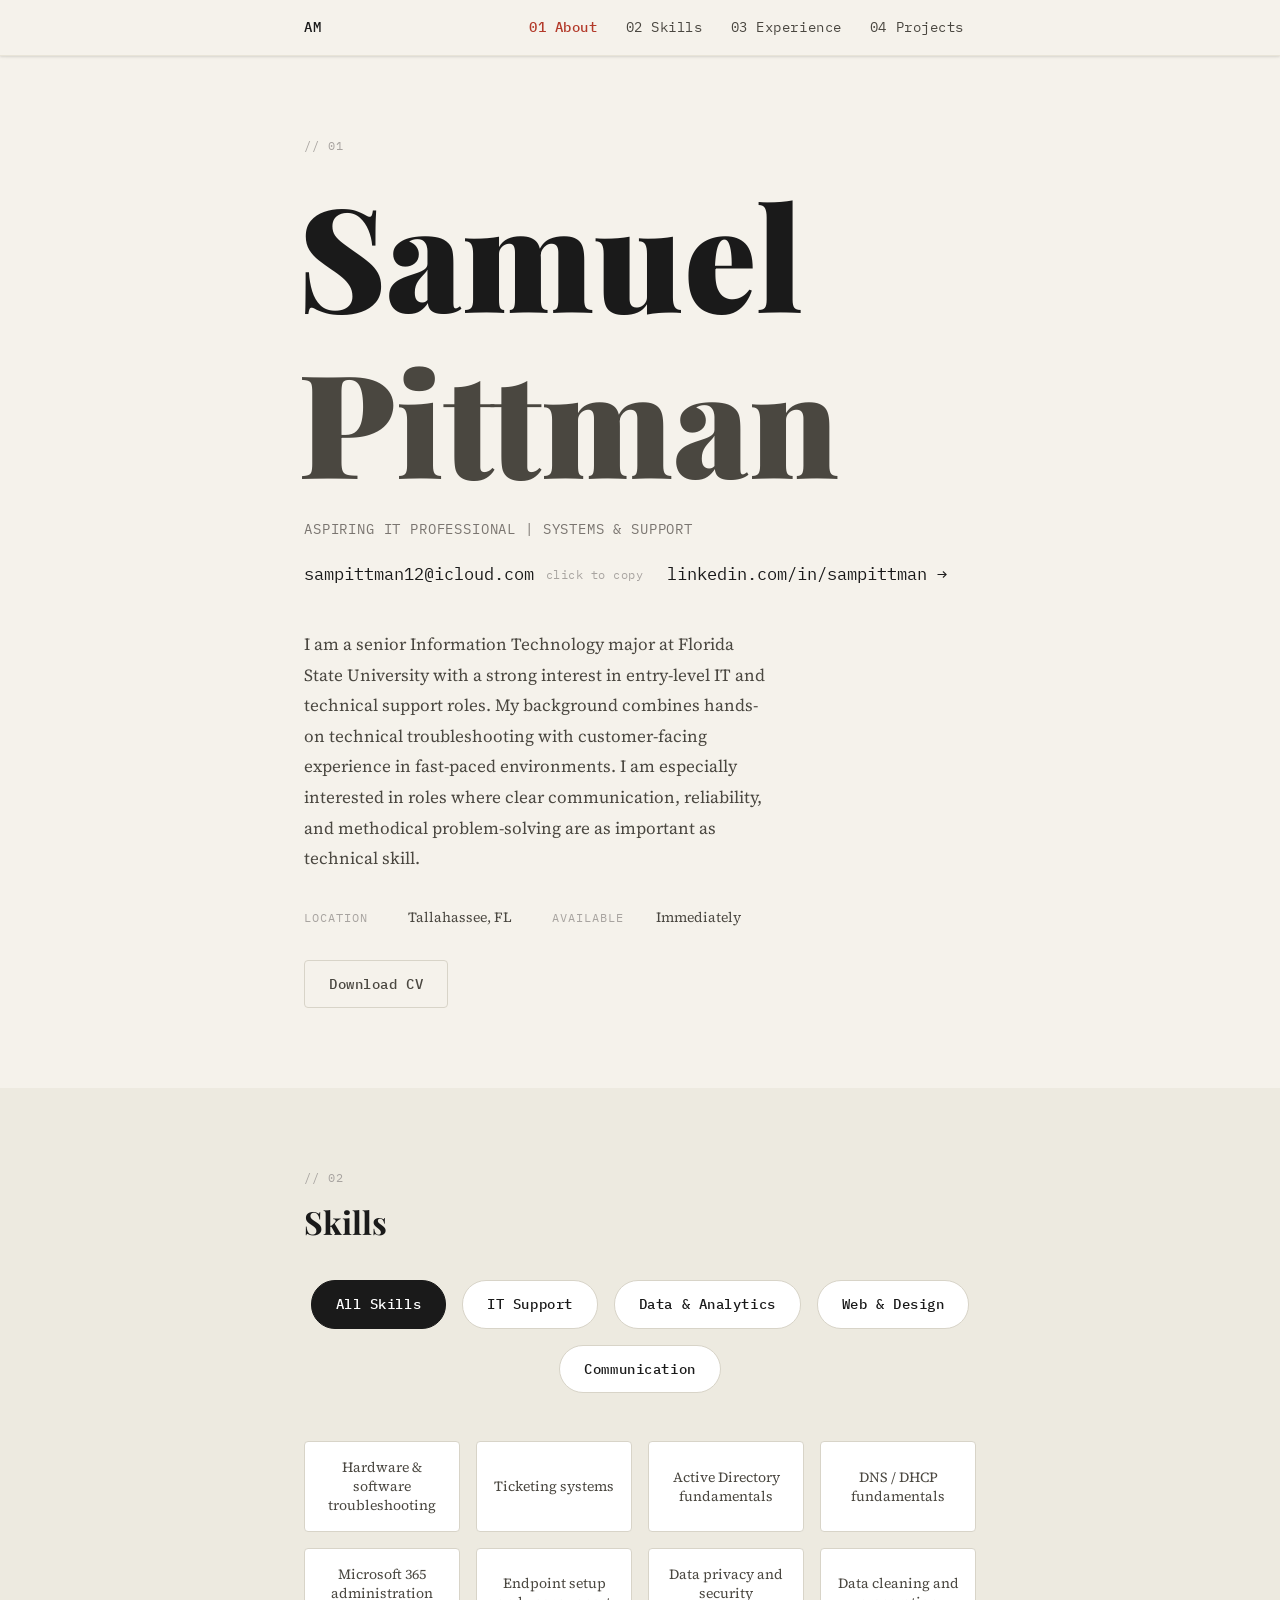
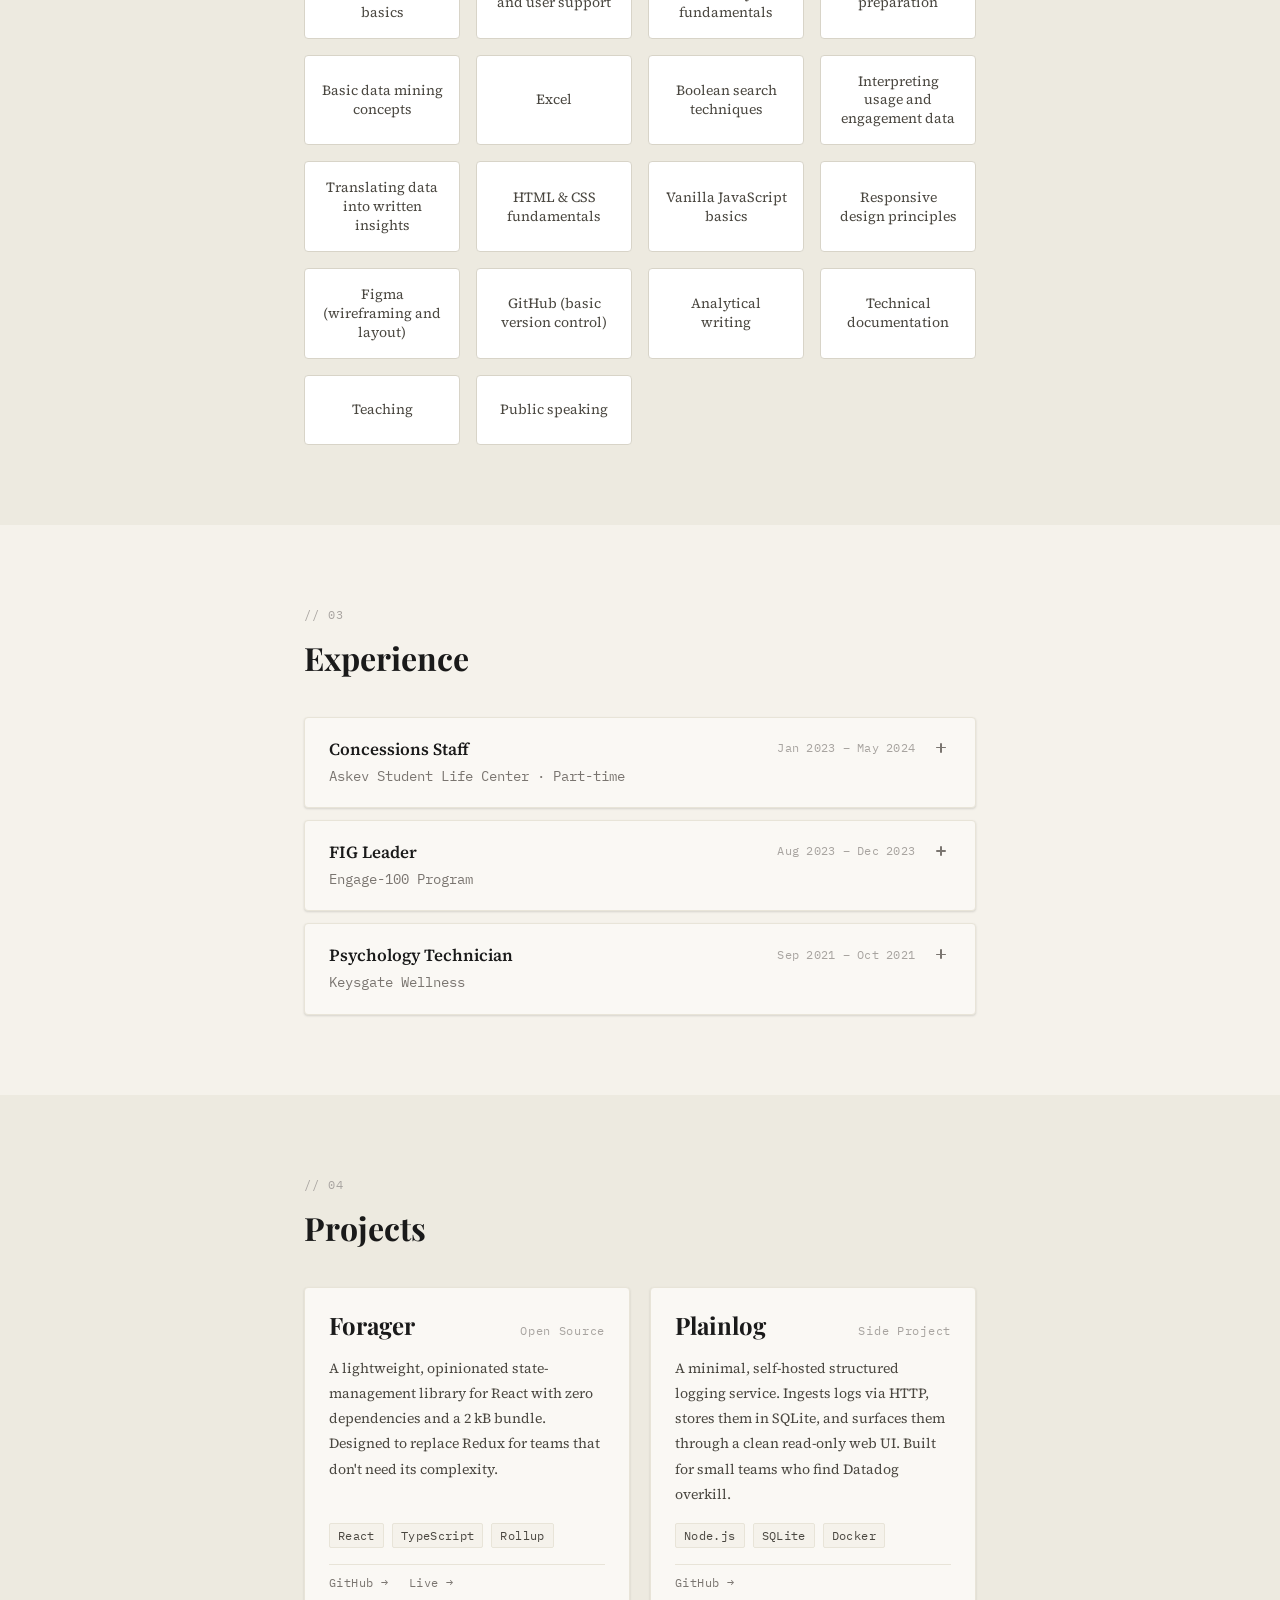
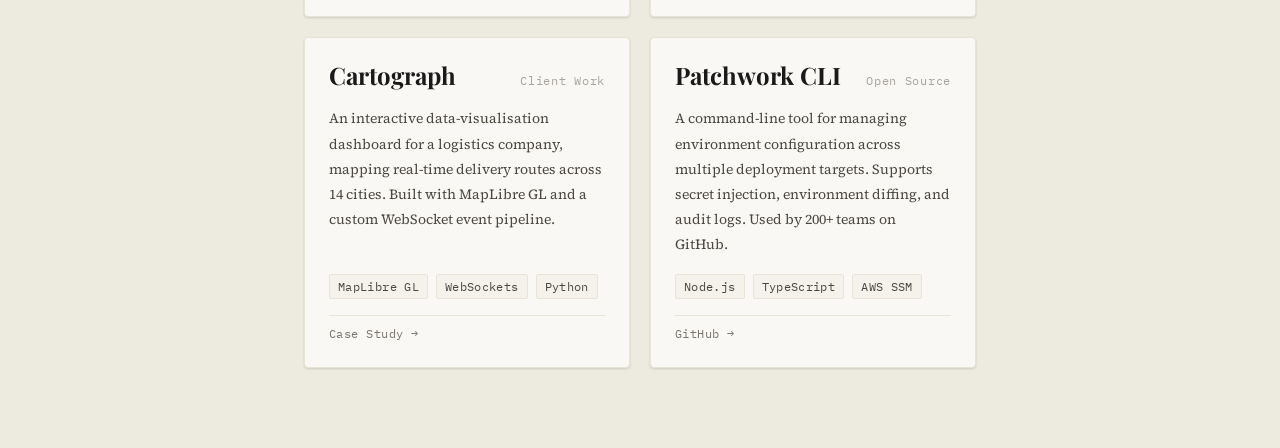
<file: index.html>
<!DOCTYPE html>
<html lang="en">
  <head>
    <meta charset="UTF-8" />
    <meta name="viewport" content="width=device-width, initial-scale=1.0" />
    <meta name="description" content="Samuel Pittman — Aspiring IT Professional and Systems Engineer based in Tallahassee, FL." />
    <title>Samuel Pittman — Full-Stack Developer</title>
    <link rel="preconnect" href="https://fonts.googleapis.com" />
    <link
      href="https://fonts.googleapis.com/css2?family=Playfair+Display:wght@700;900&family=IBM+Plex+Mono:wght@400;500&family=Source+Serif+4:wght@400;600&display=swap"
      rel="stylesheet"
    />
    <link rel="stylesheet" href="style.css" />
  </head>

  <body>

    <!-- ============================================================
         SITE HEADER & PRIMARY NAVIGATION
    ============================================================ -->
    <header class="site-header" role="banner">
      <div class="site-header__inner">
        <a href="#about" class="site-header__logo" aria-label="Samuel Pittman — back to top">AM</a>

        <button
          class="nav-toggle"
          aria-label="Open navigation menu"
          aria-expanded="false"
          aria-controls="primary-nav"
        >
          <span class="nav-toggle__bar"></span>
          <span class="nav-toggle__bar"></span>
          <span class="nav-toggle__bar"></span>
        </button>

        <nav id="primary-nav" class="primary-nav" aria-label="Page sections">
          <ul class="primary-nav__list" role="list">
            <li><a href="#about"      class="nav-link" data-section="about">01 About</a></li>
            <li><a href="#skills"     class="nav-link" data-section="skills">02 Skills</a></li>
            <li><a href="#experience" class="nav-link" data-section="experience">03 Experience</a></li>
            <li><a href="#projects"   class="nav-link" data-section="projects">04 Projects</a></li>
          </ul>
        </nav>
      </div>
    </header>


    <main id="main-content">

      <!-- ============================================================
           SECTION 01 — ABOUT
      ============================================================ -->
      <section id="about" class="section section--about" aria-labelledby="about-heading">
        <div class="container">
          <span class="section-label" aria-hidden="true">// 01</span>

          <div class="about__hero">
            <h1 id="about-heading" class="about__name">
              <span class="about__name-first">Samuel</span>
              <span class="about__name-last">Pittman</span>
            </h1>
            <p class="about__title">Aspiring IT Professional | Systems &amp; Support</p>

            <ul class="about__contact-links" role="list" aria-label="Contact links">
              <li>
                <button
                  id="copy-email-btn"
                  class="contact-link contact-link--email"
                  type="button"
                  data-email="sampittman12@icloud.com"
                  aria-label="Copy email address sampittman12@icloud.com to clipboard"
> <span class="email-display">sampittman12@icloud.com</span>
                  <span class="copy-hint" aria-hidden="true">click to copy</span>
                  <span class="copy-confirm" id="copy-confirm" aria-live="polite" hidden>Copied!</span>
                </button>
              </li>
              <li>
                <a
                  href="https://www.linkedin.com/in/sampittman/"
                  class="contact-link contact-link--external"
                  target="_blank"
                  rel="noopener noreferrer"
                  aria-label="Samuel Pittman on LinkedIn (opens in new tab)"
                >linkedin.com/in/sampittman →</a>
              </li>
            </ul>
          </div>

          <div class="about__body">
            <p class="about__bio">
              I am a senior Information Technology major at Florida State University with a strong interest in entry-level IT and technical support roles. My background combines hands-on technical troubleshooting with customer-facing experience in fast-paced environments. I am especially interested in roles where clear communication, reliability, and methodical problem-solving are as important as technical skill.
            </p>

            <ul class="about__meta" role="list">
              <li class="about__meta-item">
                <span class="meta-label">Location</span>
                <span class="meta-value">Tallahassee, FL</span>
              </li>
              <li class="about__meta-item">
                <span class="meta-label">Available</span>
                <span class="meta-value">Immediately</span>
              </li>

            </ul>

            <div class="about__cta-group">
              <a href="/samuel-pittman-resume.pdf" class="btn btn--secondary" download>
                Download CV
              </a>
            </div>
          </div>
        </div>
      </section>

      <!-- ============================================================
           SECTION 02 — SKILLS
      ============================================================ -->
      <section id="skills" class="section section--skills" aria-labelledby="skills-heading">
        <div class="container">
          <span class="section-label" aria-hidden="true">// 02</span>
          <h2 id="skills-heading" class="section-heading">Skills</h2>

          <!-- Filter buttons -->
          <div class="skills-filters" role="group" aria-label="Filter skills by category">
            <button class="filter-btn is-active" data-filter="all">All Skills</button>
            <button class="filter-btn" data-filter="it-support">IT Support</button>
            <button class="filter-btn" data-filter="data-analytics">Data & Analytics</button>
            <button class="filter-btn" data-filter="web-design">Web & Design</button>
            <button class="filter-btn" data-filter="communication">Communication</button>
          </div>

          <!-- Skills grid -->
          <div class="skills-grid">

            <!-- IT Support -->
            <div class="skill-card" data-category="it-support">
              <span class="skill-tag">Hardware & software troubleshooting</span>
            </div>
            <div class="skill-card" data-category="it-support">
              <span class="skill-tag">Ticketing systems</span>
            </div>
            <div class="skill-card" data-category="it-support">
              <span class="skill-tag">Active Directory fundamentals</span>
            </div>
            <div class="skill-card" data-category="it-support">
              <span class="skill-tag">DNS / DHCP fundamentals</span>
            </div>
            <div class="skill-card" data-category="it-support">
              <span class="skill-tag">Microsoft 365 administration basics</span>
            </div>
            <div class="skill-card" data-category="it-support">
              <span class="skill-tag">Endpoint setup and user support</span>
            </div>

            <!-- Data & Analytics -->
            <div class="skill-card" data-category="data-analytics">
              <span class="skill-tag">Data privacy and security fundamentals</span>
            </div>
            <div class="skill-card" data-category="data-analytics">
              <span class="skill-tag">Data cleaning and preparation</span>
            </div>
            <div class="skill-card" data-category="data-analytics">
              <span class="skill-tag">Basic data mining concepts</span>
            </div>
            <div class="skill-card" data-category="data-analytics">
              <span class="skill-tag">Excel</span>
            </div>
            <div class="skill-card" data-category="data-analytics">
              <span class="skill-tag">Boolean search techniques</span>
            </div>
            <div class="skill-card" data-category="data-analytics">
              <span class="skill-tag">Interpreting usage and engagement data</span>
            </div>
            <div class="skill-card" data-category="data-analytics">
              <span class="skill-tag">Translating data into written insights</span>
            </div>

            <!-- Web & Design -->
            <div class="skill-card" data-category="web-design">
              <span class="skill-tag">HTML & CSS fundamentals</span>
            </div>
            <div class="skill-card" data-category="web-design">
              <span class="skill-tag">Vanilla JavaScript basics</span>
            </div>
            <div class="skill-card" data-category="web-design">
              <span class="skill-tag">Responsive design principles</span>
            </div>
            <div class="skill-card" data-category="web-design">
              <span class="skill-tag">Figma (wireframing and layout)</span>
            </div>
            <div class="skill-card" data-category="web-design">
              <span class="skill-tag">GitHub (basic version control)</span>
            </div>

            <!-- Communication -->
            <div class="skill-card" data-category="communication">
              <span class="skill-tag">Analytical writing</span>
            </div>
            <div class="skill-card" data-category="communication">
              <span class="skill-tag">Technical documentation</span>
            </div>
            <div class="skill-card" data-category="communication">
              <span class="skill-tag">Teaching</span>
            </div>
            <div class="skill-card" data-category="communication">
              <span class="skill-tag">Public speaking</span>
            </div>

          </div>
        </div>
      </section>


      <!-- ============================================================
           SECTION 03 — EXPERIENCE (expand / collapse)
      ============================================================ -->
      <section id="experience" class="section section--experience" aria-labelledby="experience-heading">
        <div class="container">
          <span class="section-label" aria-hidden="true">// 03</span>
          <h2 id="experience-heading" class="section-heading">Experience</h2>

          <ol class="experience-list" role="list">

            <li class="experience-item">
              <details class="experience-details" id="exp-1">
                <summary class="experience-summary">
                  <div class="experience-summary__main">
                    <span class="experience-role">Concessions Staff</span>
                    <span class="experience-company">Askev Student Life Center · Part-time</span>
                  </div>
                  <div class="experience-summary__meta">
                    <time class="experience-dates" datetime="2023-01/2024-05">Jan 2023 – May 2024</time>
                    <span class="experience-toggle-icon" aria-hidden="true"></span>
                  </div>
                </summary>
                <div class="experience-body">
                  <p>Employed by Florida State University.</p>
                  <ul class="experience-achievements" role="list">
                    <li>Managed POS systems and resolved technical issues during high-pressure scenarios.</li>
                    <li>Worked with money, inventory, and core retail operations.</li>
                    <li>Developed customer service, teamwork, and problem-solving skills while handling sold-out showings, advanced screenings, and day-to-day operations.</li>
                  </ul>
                  <ul class="experience-tags" role="list" aria-label="Technologies used"></ul>
                </div>
              </details>
            </li>

            <li class="experience-item">
              <details class="experience-details" id="exp-2">
                <summary class="experience-summary">
                  <div class="experience-summary__main">
                    <span class="experience-role">FIG Leader</span>
                    <span class="experience-company">Engage-100 Program</span>
                  </div>
                  <div class="experience-summary__meta">
                    <time class="experience-dates" datetime="2023-08/2023-12">Aug 2023 – Dec 2023</time>
                    <span class="experience-toggle-icon" aria-hidden="true"></span>
                  </div>
                </summary>
                <div class="experience-body">
                  <p>Employed by Florida State University.</p>
                  <ul class="experience-achievements" role="list">
                    <li>Completed a semester-long training course in leadership, public speaking, classroom management, and related skills.</li>
                    <li>Taught a weekly class of freshman students to support their transition from high school to college.</li>
                    <li>Created lesson plans featuring competitive and collaborative activities.</li>
                    <li>Delivered virtual lessons via Zoom.</li>
                  </ul>
                  <ul class="experience-tags" role="list" aria-label="Technologies used"></ul>
                </div>
              </details>
            </li>

            <li class="experience-item">
              <details class="experience-details" id="exp-3">
                <summary class="experience-summary">
                  <div class="experience-summary__main">
                    <span class="experience-role">Psychology Technician</span>
                    <span class="experience-company">Keysgate Wellness</span>
                  </div>
                  <div class="experience-summary__meta">
                    <time class="experience-dates" datetime="2021-09/2021-10">Sep 2021 – Oct 2021</time>
                    <span class="experience-toggle-icon" aria-hidden="true"></span>
                  </div>
                </summary>
                <div class="experience-body">
                  <ul class="experience-achievements" role="list">
                    <li>Maintained an office and assisted with secretarial duties, including use of Excel and TheraNest.</li>
                    <li>Worked with patients, conducting social exercises.</li>
                  </ul>
                  <ul class="experience-tags" role="list" aria-label="Technologies used"></ul>
                </div>
              </details>
            </li>

          </ol>
        </div>
      </section>


      <!-- ============================================================
           SECTION 04 — PROJECTS
      ============================================================ -->
      <section id="projects" class="section section--projects" aria-labelledby="projects-heading">
        <div class="container">
          <span class="section-label" aria-hidden="true">// 04</span>
          <h2 id="projects-heading" class="section-heading">Projects</h2>

          <ul class="projects-grid" role="list">

            <li class="project-card">
              <article aria-labelledby="project-1-title">
                <header class="project-card__header">
                  <h3 id="project-1-title" class="project-card__title">Forager</h3>
                  <span class="project-card__type">Open Source</span>
                </header>
                <p class="project-card__description">
                  A lightweight, opinionated state-management library for React with
                  zero dependencies and a 2 kB bundle. Designed to replace Redux for
                  teams that don't need its complexity.
                </p>
                <ul class="project-card__tags" role="list" aria-label="Technologies">
                  <li class="tag">React</li>
                  <li class="tag">TypeScript</li>
                  <li class="tag">Rollup</li>
                </ul>
                <footer class="project-card__footer">
                  <a
                    href="https://github.com/sampittman/forager"
                    class="project-link"
                    target="_blank"
                    rel="noopener noreferrer"
                    aria-label="View Forager on GitHub (opens in new tab)"
                  >GitHub →</a>
                  <a
                    href="https://forager.dev"
                    class="project-link"
                    target="_blank"
                    rel="noopener noreferrer"
                    aria-label="View Forager live demo (opens in new tab)"
                  >Live →</a>
                </footer>
              </article>
            </li>

            <li class="project-card">
              <article aria-labelledby="project-2-title">
                <header class="project-card__header">
                  <h3 id="project-2-title" class="project-card__title">Plainlog</h3>
                  <span class="project-card__type">Side Project</span>
                </header>
                <p class="project-card__description">
                  A minimal, self-hosted structured logging service. Ingests logs via
                  HTTP, stores them in SQLite, and surfaces them through a clean
                  read-only web UI. Built for small teams who find Datadog overkill.
                </p>
                <ul class="project-card__tags" role="list" aria-label="Technologies">
                  <li class="tag">Node.js</li>
                  <li class="tag">SQLite</li>
                  <li class="tag">Docker</li>
                </ul>
                <footer class="project-card__footer">
                  <a
                    href="https://github.com/sampittman/plainlog"
                    class="project-link"
                    target="_blank"
                    rel="noopener noreferrer"
                    aria-label="View Plainlog on GitHub (opens in new tab)"
                  >GitHub →</a>
                </footer>
              </article>
            </li>

            <li class="project-card">
              <article aria-labelledby="project-3-title">
                <header class="project-card__header">
                  <h3 id="project-3-title" class="project-card__title">Cartograph</h3>
                  <span class="project-card__type">Client Work</span>
                </header>
                <p class="project-card__description">
                  An interactive data-visualisation dashboard for a logistics company,
                  mapping real-time delivery routes across 14 cities. Built with
                  MapLibre GL and a custom WebSocket event pipeline.
                </p>
                <ul class="project-card__tags" role="list" aria-label="Technologies">
                  <li class="tag">MapLibre GL</li>
                  <li class="tag">WebSockets</li>
                  <li class="tag">Python</li>
                </ul>
                <footer class="project-card__footer">
                  <a
                    href="https://cartograph.example.com"
                    class="project-link"
                    target="_blank"
                    rel="noopener noreferrer"
                    aria-label="View Cartograph case study (opens in new tab)"
                  >Case Study →</a>
                </footer>
              </article>
            </li>

            <li class="project-card">
              <article aria-labelledby="project-4-title">
                <header class="project-card__header">
                  <h3 id="project-4-title" class="project-card__title">Patchwork CLI</h3>
                  <span class="project-card__type">Open Source</span>
                </header>
                <p class="project-card__description">
                  A command-line tool for managing environment configuration across
                  multiple deployment targets. Supports secret injection, environment
                  diffing, and audit logs. Used by 200+ teams on GitHub.
                </p>
                <ul class="project-card__tags" role="list" aria-label="Technologies">
                  <li class="tag">Node.js</li>
                  <li class="tag">TypeScript</li>
                  <li class="tag">AWS SSM</li>
                </ul>
                <footer class="project-card__footer">
                  <a
                    href="https://github.com/sampittman/patchwork-cli"
                    class="project-link"
                    target="_blank"
                    rel="noopener noreferrer"
                    aria-label="View Patchwork CLI on GitHub (opens in new tab)"
                  >GitHub →</a>
                </footer>
              </article>
            </li>

          </ul>
        </div>
      </section>

    </main>

    <!-- include JavaScript -->
    <script src="script.js"></script>

    <!-- ============================================================
         SITE FOOTER
    =============================================
</file>
<file: style.css>
/* ============================================================
   DESIGN TOKENS
   ============================================================ */
:root {
  /* Color — neutrals */
  --color-bg:           #F5F2EB;
  --color-bg-alt:       #EDEAE0;
  --color-bg-card:      #FAF8F4;
  --color-surface:      #FFFFFF;
  --color-border:       #D8D4C8;
  --color-border-light: #E8E4D8;

  /* Color — ink */
  --color-ink:          #1A1A1A;
  --color-ink-secondary:#4A4740;
  --color-ink-muted:    #7A7570;
  --color-ink-faint:    #A8A4A0;

  /* Color — accent (used sparingly: CTA, active states only) */
  --color-accent:       #B33A2A;
  --color-accent-hover: #922E21;
  --color-accent-light: #F5EAE8;

  /* Color — state */
  --color-success:      #2A6E4A;
  --color-success-bg:   #EAF3EE;
  --color-error:        #B33A2A;
  --color-focus:        #2A5AB3;

  /* Typography */
  --font-display: 'Playfair Display', Georgia, serif;
  --font-body:    'Source Serif 4', Georgia, serif;
  --font-mono:    'IBM Plex Mono', 'Courier New', monospace;

  /* Type scale */
  --text-xs:   0.75rem;   /* 12px */
  --text-sm:   0.875rem;  /* 14px */
  --text-base: 1.0625rem; /* 17px */
  --text-lg:   1.25rem;   /* 20px */
  --text-xl:   1.5rem;    /* 24px */
  --text-2xl:  2rem;      /* 32px */
  --text-3xl:  2.75rem;   /* 44px */
  --text-4xl:  4rem;      /* 64px */
  --text-hero: clamp(4rem, 14vw, 9rem);

  /* Line heights */
  --leading-tight:  1.15;
  --leading-snug:   1.35;
  --leading-normal: 1.6;
  --leading-loose:  1.8;

  /* Spacing scale */
  --space-1:  0.25rem;
  --space-2:  0.5rem;
  --space-3:  0.75rem;
  --space-4:  1rem;
  --space-5:  1.25rem;
  --space-6:  1.5rem;
  --space-8:  2rem;
  --space-10: 2.5rem;
  --space-12: 3rem;
  --space-16: 4rem;
  --space-20: 5rem;
  --space-24: 6rem;

  /* Layout */
  --container-max:    720px;
  --container-narrow: 560px;
  --header-height:    3.5rem;

  /* Radii */
  --radius-sm: 2px;
  --radius-md: 4px;

  /* Shadows — elevation only, never decorative */
  --shadow-sm:  0 1px 3px rgba(0,0,0,0.08), 0 1px 2px rgba(0,0,0,0.06);
  --shadow-md:  0 4px 12px rgba(0,0,0,0.08), 0 2px 4px rgba(0,0,0,0.06);
  --shadow-lg:  0 8px 24px rgba(0,0,0,0.10), 0 4px 8px rgba(0,0,0,0.06);

  /* Transitions */
  --ease:       cubic-bezier(0.16, 1, 0.3, 1);
  --duration-fast: 140ms;
  --duration-base: 220ms;
  --duration-slow: 360ms;
}


/* ============================================================
   RESET & BASE
   ============================================================ */
*, *::before, *::after {
  box-sizing: border-box;
  margin: 0;
  padding: 0;
}

html {
  scroll-behavior: smooth;
  scroll-padding-top: calc(var(--header-height) + var(--space-6));
  font-size: 100%;
  -webkit-text-size-adjust: 100%;
}

body {
  background-color: var(--color-bg);
  color: var(--color-ink);
  font-family: var(--font-body);
  font-size: var(--text-base);
  line-height: var(--leading-normal);
  min-height: 100vh;
  text-rendering: optimizeLegibility;
  -webkit-font-smoothing: antialiased;
}

img, svg {
  display: block;
  max-width: 100%;
}

ul, ol {
  list-style: none;
}

a {
  color: inherit;
  text-decoration: none;
}

button {
  cursor: pointer;
  font: inherit;
  background: none;
  border: none;
}

/* Focus-visible ring — keyboard only */
:focus-visible {
  outline: 2px solid var(--color-focus);
  outline-offset: 3px;
  border-radius: var(--radius-sm);
}

:focus:not(:focus-visible) {
  outline: none;
}


/* ============================================================
   LAYOUT UTILITIES
   ============================================================ */
.container {
  width: 100%;
  max-width: var(--container-max);
  margin-inline: auto;
  padding-inline: var(--space-6);
}

.container--narrow {
  max-width: var(--container-narrow);
}


/* ============================================================
   SECTION BASE
   ============================================================ */
.section {
  padding-block: var(--space-20);
}

/* Alternating background contrast — no borders needed */
.section--about      { background-color: var(--color-bg); }
.section--skills     { background-color: var(--color-bg-alt); }
.section--experience { background-color: var(--color-bg); }
.section--projects   { background-color: var(--color-bg-alt); }
.section--contact    { background-color: var(--color-bg); }

.section-label {
  display: block;
  font-family: var(--font-mono);
  font-size: var(--text-xs);
  color: var(--color-ink-faint);
  letter-spacing: 0.08em;
  margin-bottom: var(--space-4);
}

.section-heading {
  font-family: var(--font-display);
  font-size: var(--text-2xl);
  font-weight: 700;
  line-height: var(--leading-tight);
  color: var(--color-ink);
  margin-bottom: var(--space-10);
}


/* ============================================================
   SITE HEADER
   ============================================================ */
.site-header {
  position: sticky;
  top: 0;
  z-index: 100;
  background-color: var(--color-bg);
  border-bottom: 1px solid var(--color-border-light);
  height: var(--header-height);
  /* Shadow implies elevation above page content */
  box-shadow: var(--shadow-sm);
  transition: box-shadow var(--duration-base) var(--ease);
}

.site-header__inner {
  display: flex;
  align-items: center;
  justify-content: space-between;
  height: 100%;
  max-width: var(--container-max);
  margin-inline: auto;
  padding-inline: var(--space-6);
}

.site-header__logo {
  font-family: var(--font-mono);
  font-size: var(--text-sm);
  font-weight: 500;
  letter-spacing: 0.1em;
  color: var(--color-ink);
  transition: color var(--duration-fast) var(--ease);
}

.site-header__logo:hover {
  color: var(--color-accent);
}

/* ---- Hamburger toggle (mobile) ---- */
.nav-toggle {
  display: flex;
  flex-direction: column;
  justify-content: center;
  gap: 5px;
  width: 2rem;
  height: 2rem;
  padding: var(--space-1);
  border-radius: var(--radius-md);
  transition: background-color var(--duration-fast) var(--ease);
}

.nav-toggle:hover {
  background-color: var(--color-bg-alt);
}

.nav-toggle__bar {
  display: block;
  width: 100%;
  height: 1.5px;
  background-color: var(--color-ink);
  border-radius: 1px;
  transform-origin: center;
  transition:
    transform var(--duration-base) var(--ease),
    opacity   var(--duration-base) var(--ease);
}

/* Open state — animated X */
.nav-toggle[aria-expanded="true"] .nav-toggle__bar:nth-child(1) {
  transform: translateY(6.5px) rotate(45deg);
}
.nav-toggle[aria-expanded="true"] .nav-toggle__bar:nth-child(2) {
  opacity: 0;
  transform: scaleX(0);
}
.nav-toggle[aria-expanded="true"] .nav-toggle__bar:nth-child(3) {
  transform: translateY(-6.5px) rotate(-45deg);
}

/* ---- Primary nav ---- */
.primary-nav {
  display: none;
  position: absolute;
  top: var(--header-height);
  left: 0;
  right: 0;
  background-color: var(--color-bg);
  border-bottom: 1px solid var(--color-border-light);
  box-shadow: var(--shadow-md);
  padding: var(--space-4) var(--space-6);
}

.primary-nav.is-open {
  display: block;
}

.primary-nav__list {
  display: flex;
  flex-direction: column;
  gap: var(--space-1);
}

.nav-link {
  display: block;
  font-family: var(--font-mono);
  font-size: var(--text-sm);
  color: var(--color-ink-secondary);
  padding: var(--space-2) var(--space-3);
  border-radius: var(--radius-md);
  letter-spacing: 0.04em;
  transition:
    color            var(--duration-fast) var(--ease),
    background-color var(--duration-fast) var(--ease);
}

.nav-link:hover {
  color: var(--color-ink);
  background-color: var(--color-bg-alt);
}

/* Active nav link set by JS via IntersectionObserver */
.nav-link.is-active {
  color: var(--color-accent);
  font-weight: 500;
}

/* Desktop nav */
@media (min-width: 680px) {
  .nav-toggle { display: none; }

  .primary-nav {
    display: block;
    position: static;
    background: none;
    border: none;
    box-shadow: none;
    padding: 0;
  }

  .primary-nav__list {
    flex-direction: row;
    gap: var(--space-1);
  }

  .nav-link {
    padding: var(--space-1) var(--space-3);
  }
}


/* ============================================================
   BUTTONS
   ============================================================ */
.btn {
  display: inline-flex;
  align-items: center;
  justify-content: center;
  font-family: var(--font-mono);
  font-size: var(--text-sm);
  font-weight: 500;
  letter-spacing: 0.04em;
  padding: var(--space-3) var(--space-6);
  border-radius: var(--radius-md);
  border: 1.5px solid transparent;
  transition:
    background-color var(--duration-fast) var(--ease),
    border-color     var(--duration-fast) var(--ease),
    color            var(--duration-fast) var(--ease),
    box-shadow       var(--duration-fast) var(--ease),
    transform        var(--duration-fast) var(--ease);
}

/* Primary — one clear primary action per screen */
.btn--primary {
  background-color: var(--color-ink);
  color: var(--color-bg);
  border-color: var(--color-ink);
}

.btn--primary:hover {
  background-color: var(--color-accent);
  border-color: var(--color-accent);
  box-shadow: var(--shadow-sm);
}

.btn--primary:active {
  transform: translateY(1px);
  box-shadow: none;
}

/* Secondary — clearly subordinate */
.btn--secondary {
  background-color: transparent;
  color: var(--color-ink-secondary);
  border-color: var(--color-border);
}

.btn--secondary:hover {
  color: var(--color-ink);
  border-color: var(--color-ink-secondary);
  background-color: var(--color-bg-alt);
}

.btn--secondary:active {
  transform: translateY(1px);
}

/* Disabled state */
.btn:disabled,
.btn[aria-disabled="true"] {
  opacity: 0.45;
  cursor: not-allowed;
  transform: none;
  box-shadow: none;
}


/* ============================================================
   TAGS (shared across skills, experience, projects)
   ============================================================ */
.tag {
  display: inline-block;
  font-family: var(--font-mono);
  font-size: var(--text-xs);
  color: var(--color-ink-secondary);
  background-color: var(--color-bg-alt);
  border: 1px solid var(--color-border-light);
  border-radius: var(--radius-sm);
  padding: 2px var(--space-2);
  letter-spacing: 0.03em;
  line-height: 1.6;
}

.section--skills .tag,
.section--projects .tag {
  background-color: var(--color-bg);
}


/* ============================================================
   SECTION 01 — ABOUT
   ============================================================ */
.about__hero {
  margin-bottom: var(--space-10);
}

.about__name {
  font-family: var(--font-display);
  font-weight: 900;
  font-size: var(--text-hero);
  line-height: var(--leading-tight);
  color: var(--color-ink);
  /* Let the name breathe and dominate */
  margin-left: -0.04em;
  margin-bottom: var(--space-4);
}

.about__name-first,
.about__name-last {
  display: block;
}

.about__name-last {
  color: var(--color-ink-secondary);
}

.about__title {
  font-family: var(--font-mono);
  font-size: var(--text-sm);
  color: var(--color-ink-muted);
  letter-spacing: 0.06em;
  text-transform: uppercase;
  margin-bottom: var(--space-5);
}

.about__contact-links {
  display: flex;
  flex-wrap: wrap;
  align-items: center;
  gap: var(--space-2) var(--space-6);
}

.about__bio {
  font-size: var(--text-base);
  line-height: var(--leading-loose);
  color: var(--color-ink-secondary);
  max-width: 52ch;
  margin-bottom: var(--space-8);
}

.about__meta {
  display: flex;
  flex-direction: column;
  gap: var(--space-3);
  margin-bottom: var(--space-8);
}

.about__meta-item {
  display: flex;
  align-items: baseline;
  gap: var(--space-4);
}

.meta-label {
  font-family: var(--font-mono);
  font-size: var(--text-xs);
  color: var(--color-ink-faint);
  letter-spacing: 0.08em;
  text-transform: uppercase;
  min-width: 5.5rem;
  flex-shrink: 0;
}

.meta-value {
  font-size: var(--text-sm);
  color: var(--color-ink-secondary);
}

.about__cta-group {
  display: flex;
  flex-wrap: wrap;
  gap: var(--space-3);
}

@media (min-width: 480px) {
  .about__meta {
    flex-direction: row;
    flex-wrap: wrap;
    column-gap: var(--space-10);
  }
}


/* ============================================================
   SECTION 02 — SKILLS (legacy rules removed)
   Original grid/list styling is obsolete; replaced by newer
   .skills-grid/.skill-card set farther down in the file.
   ============================================================ */
  color: var(--color-ink);
  font-weight: 600;
}

.skill-category-tag {
  font-family: var(--font-mono);
  font-size: var(--text-xs);
  color: var(--color-ink-faint);
  letter-spacing: 0.04em;
  flex-shrink: 0;
}

.skills-empty {
  font-family: var(--font-mono);
  font-size: var(--text-sm);
  color: var(--color-ink-muted);
  padding: var(--space-8) 0;
}


/* ============================================================
   SECTION 03 — EXPERIENCE
   ============================================================ */
.experience-list {
  display: flex;
  flex-direction: column;
  /* Spacing over lines — gaps separate items, no borders */
  gap: var(--space-3);
}

.experience-item {
  border: 1px solid var(--color-border-light);
  border-radius: var(--radius-md);
  background-color: var(--color-bg-card);
  overflow: hidden;
  box-shadow: var(--shadow-sm);
  transition: box-shadow var(--duration-fast) var(--ease);
}

.experience-item:hover {
  box-shadow: var(--shadow-md);
}

/* Native <details> — reset browser chrome */
.experience-details {
  width: 100%;
}

.experience-summary {
  display: flex;
  align-items: flex-start;
  justify-content: space-between;
  gap: var(--space-4);
  padding: var(--space-5) var(--space-6);
  cursor: pointer;
  list-style: none;
  user-select: none;
  transition: background-color var(--duration-fast) var(--ease);
}

/* Remove default marker across browsers */
.experience-summary::-webkit-details-marker { display: none; }
.experience-summary::marker { display: none; content: ''; }

.experience-summary:hover {
  background-color: var(--color-bg-alt);
}

.experience-summary__main {
  display: flex;
  flex-direction: column;
  gap: var(--space-1);
}

.experience-role {
  font-family: var(--font-body);
  font-size: var(--text-base);
  font-weight: 600;
  color: var(--color-ink);
  line-height: var(--leading-snug);
}

.experience-company {
  font-family: var(--font-mono);
  font-size: var(--text-sm);
  color: var(--color-ink-muted);
}

.experience-summary__meta {
  display: flex;
  align-items: center;
  gap: var(--space-4);
  flex-shrink: 0;
}

.experience-dates {
  font-family: var(--font-mono);
  font-size: var(--text-xs);
  color: var(--color-ink-faint);
  letter-spacing: 0.02em;
  white-space: nowrap;
}

/* Custom expand/collapse indicator — shape + direction change */
.experience-toggle-icon {
  display: flex;
  align-items: center;
  justify-content: center;
  width: 1.25rem;
  height: 1.25rem;
  color: var(--color-ink-muted);
  flex-shrink: 0;
  position: relative;
}

.experience-toggle-icon::before,
.experience-toggle-icon::after {
  content: '';
  position: absolute;
  background-color: currentColor;
  border-radius: 1px;
  transition: transform var(--duration-base) var(--ease);
}

/* Plus/minus icon using pseudo-elements */
.experience-toggle-icon::before {
  width: 10px;
  height: 1.5px;
}

.experience-toggle-icon::after {
  width: 1.5px;
  height: 10px;
}

/* When open, after-element (vertical bar) collapses to form minus */
.experience-details[open] .experience-toggle-icon::after {
  transform: scaleY(0);
}

.experience-details[open] .experience-summary {
  background-color: var(--color-bg-alt);
  border-bottom: 1px solid var(--color-border-light);
}

/* Expand body */
.experience-body {
  padding: var(--space-6);
  display: flex;
  flex-direction: column;
  gap: var(--space-5);
}

.experience-body p {
  font-size: var(--text-base);
  line-height: var(--leading-loose);
  color: var(--color-ink-secondary);
}

.experience-achievements {
  display: flex;
  flex-direction: column;
  gap: var(--space-2);
  padding-left: var(--space-4);
}

.experience-achievements li {
  position: relative;
  font-size: var(--text-sm);
  line-height: var(--leading-normal);
  color: var(--color-ink-secondary);
  padding-left: var(--space-4);
}

/* Custom bullet — a small accent dash, not a default disc */
.experience-achievements li::before {
  content: '—';
  position: absolute;
  left: 0;
  color: var(--color-ink-faint);
  font-size: var(--text-xs);
}

.experience-tags {
  display: flex;
  flex-wrap: wrap;
  gap: var(--space-2);
}


/* ============================================================
   SECTION 02 — SKILLS
   ============================================================ */

/* Filter button group */
.skills-filters {
  display: flex;
  flex-wrap: wrap;
  justify-content: center;
  gap: var(--space-4);
  margin-bottom: var(--space-12);
}

.filter-btn {
  padding: var(--space-3) var(--space-6);
  border: 1.5px solid var(--color-border);
  background-color: var(--color-surface);
  color: var(--color-ink);
  font-family: var(--font-mono);
  font-size: var(--text-sm);
  font-weight: 500;
  letter-spacing: 0.04em;
  border-radius: 24px;
  cursor: pointer;
  transition:
    all var(--duration-base) var(--ease);
}

.filter-btn:hover {
  border-color: var(--color-ink);
  background-color: var(--color-bg-alt);
}

.filter-btn.is-active {
  border-color: var(--color-ink);
  background-color: var(--color-ink);
  color: var(--color-surface);
}

/* Skills grid */
.skills-grid {
  display: grid;
  grid-template-columns: repeat(auto-fill, minmax(140px, 1fr));
  gap: var(--space-4);
  max-width: 1000px;
  margin: 0 auto;
}

/* Skill card and tag */
.skill-card {
  display: flex;
  align-items: center;
  justify-content: center;
  min-height: 70px;
  padding: var(--space-4);
  background-color: var(--color-surface);
  border: 1px solid var(--color-border);
  border-radius: var(--radius-md);
  transition:
    all var(--duration-base) var(--ease);
  opacity: 1;
  visibility: visible;
}

.skill-card.is-hidden {
  opacity: 0;
  visibility: hidden;
  height: 0;
  padding: 0;
  margin: 0;
}

.skill-card:hover {
  border-color: var(--color-ink);
  box-shadow: var(--shadow-sm);
  transform: translateY(-2px);
}

.skill-tag {
  text-align: center;
  font-size: var(--text-sm);
  color: var(--color-ink-secondary);
  line-height: var(--leading-snug);
}

@media (max-width: 680px) {
  .skills-filters {
    gap: var(--space-3);
    margin-bottom: var(--space-8);
  }

  .filter-btn {
    padding: var(--space-2) var(--space-4);
    font-size: var(--text-xs);
  }

  .skills-grid {
    grid-template-columns: repeat(auto-fill, minmax(120px, 1fr));
    gap: var(--space-3);
  }

  .skill-card {
    min-height: 60px;
    padding: var(--space-3);
  }

  .skill-tag {
    font-size: var(--text-xs);
  }
}


/* ============================================================
   SECTION 04 — PROJECTS
   ============================================================ */
.projects-grid {
  display: grid;
  grid-template-columns: 1fr;
  gap: var(--space-5);
}

@media (min-width: 560px) {
  .projects-grid {
    grid-template-columns: repeat(2, 1fr);
  }
}

.project-card {
  background-color: var(--color-bg-card);
  border: 1px solid var(--color-border-light);
  border-radius: var(--radius-md);
  box-shadow: var(--shadow-sm);
  transition:
    box-shadow var(--duration-base) var(--ease),
    transform  var(--duration-base) var(--ease);
  overflow: hidden;
}

/* Shadow grows on hover = card elevates = feels interactive */
.project-card:hover {
  box-shadow: var(--shadow-lg);
  transform: translateY(-2px);
}

.project-card article {
  display: flex;
  flex-direction: column;
  height: 100%;
  padding: var(--space-6);
  gap: var(--space-4);
}

.project-card__header {
  display: flex;
  align-items: baseline;
  justify-content: space-between;
  gap: var(--space-3);
}

.project-card__title {
  font-family: var(--font-display);
  font-size: var(--text-xl);
  font-weight: 700;
  color: var(--color-ink);
  line-height: var(--leading-tight);
}

.project-card__type {
  font-family: var(--font-mono);
  font-size: var(--text-xs);
  color: var(--color-ink-faint);
  letter-spacing: 0.06em;
  flex-shrink: 0;
}

.project-card__description {
  font-size: var(--text-sm);
  line-height: var(--leading-loose);
  color: var(--color-ink-secondary);
  flex: 1;
}

.project-card__tags {
  display: flex;
  flex-wrap: wrap;
  gap: var(--space-2);
}

.project-card__footer {
  display: flex;
  gap: var(--space-5);
  padding-top: var(--space-2);
  border-top: 1px solid var(--color-border-light);
  margin-top: auto;
}

.project-link {
  font-family: var(--font-mono);
  font-size: var(--text-xs);
  color: var(--color-ink-muted);
  letter-spacing: 0.04em;
  transition: color var(--duration-fast) var(--ease);
}

.project-link:hover {
  color: var(--color-accent);
}


/* ============================================================
   SECTION 05 — CONTACT
   ============================================================ */
.contact-links {
  display: flex;
  flex-direction: column;
  gap: var(--space-6);
}

.contact-links__item {
  display: flex;
  flex-direction: column;
  gap: var(--space-2);
}

.contact-links__label {
  font-family: var(--font-mono);
  font-size: var(--text-xs);
  color: var(--color-ink-faint);
  letter-spacing: 0.08em;
  text-transform: uppercase;
}

/* Shared style for both email button and LinkedIn link */
.contact-link {
  font-family: var(--font-mono);
  font-size: var(--text-base);
  color: var(--color-ink);
  background: none;
  border: none;
  padding: 0;
  text-align: left;
  display: inline-flex;
  align-items: center;
  gap: var(--space-3);
  cursor: pointer;
  border-bottom: 1px solid transparent;
  transition:
    color        var(--duration-fast) var(--ease),
    border-color var(--duration-fast) var(--ease);
}

.contact-link:hover {
  color: var(--color-accent);
  border-color: var(--color-accent);
}

/* Email button — copy hint and confirm */
.copy-hint {
  font-size: var(--text-xs);
  color: var(--color-ink-faint);
  letter-spacing: 0.04em;
  font-family: var(--font-mono);
  transition: opacity var(--duration-fast) var(--ease);
}

.contact-link--email:hover .copy-hint,
.contact-link--email:focus-visible .copy-hint {
  color: var(--color-accent);
}

.copy-confirm {
  font-size: var(--text-xs);
  color: var(--color-success);
  font-family: var(--font-mono);
  letter-spacing: 0.04em;
}

/* Pulse animation when copied */
.contact-link--email.is-copied {
  color: var(--color-success);
  border-color: var(--color-success);
}

.contact-link--external {
  text-decoration: none;
}


/* ============================================================
   SITE FOOTER
   ============================================================ */
.site-footer {
  background-color: var(--color-bg-alt);
  border-top: 1px solid var(--color-border-light);
  padding-block: var(--space-8);
}

.site-footer .container {
  display: flex;
  align-items: center;
  justify-content: space-between;
  flex-wrap: wrap;
  gap: var(--space-4);
}

.site-footer__copy {
  font-family: var(--font-mono);
  font-size: var(--text-xs);
  color: var(--color-ink-faint);
  display: flex;
  flex-wrap: wrap;
  gap: var(--space-4);
  letter-spacing: 0.03em;
}

.site-footer__back-to-top {
  font-family: var(--font-mono);
  font-size: var(--text-xs);
  color: var(--color-ink-muted);
  letter-spacing: 0.06em;
  transition: color var(--duration-fast) var(--ease);
}

.site-footer__back-to-top:hover {
  color: var(--color-ink);
}


/* ============================================================
   REDUCED MOTION
   ============================================================ */
@media (prefers-reduced-motion: reduce) {
  *, *::before, *::after {
    animation-duration: 0.01ms !important;
    animation-iteration-count: 1 !important;
    transition-duration: 0.01ms !important;
    scroll-behavior: auto !important;
  }

  html {
    scroll-behavior: auto;
  }

  .project-card:hover {
    transform: none;
  }
}
</file>
